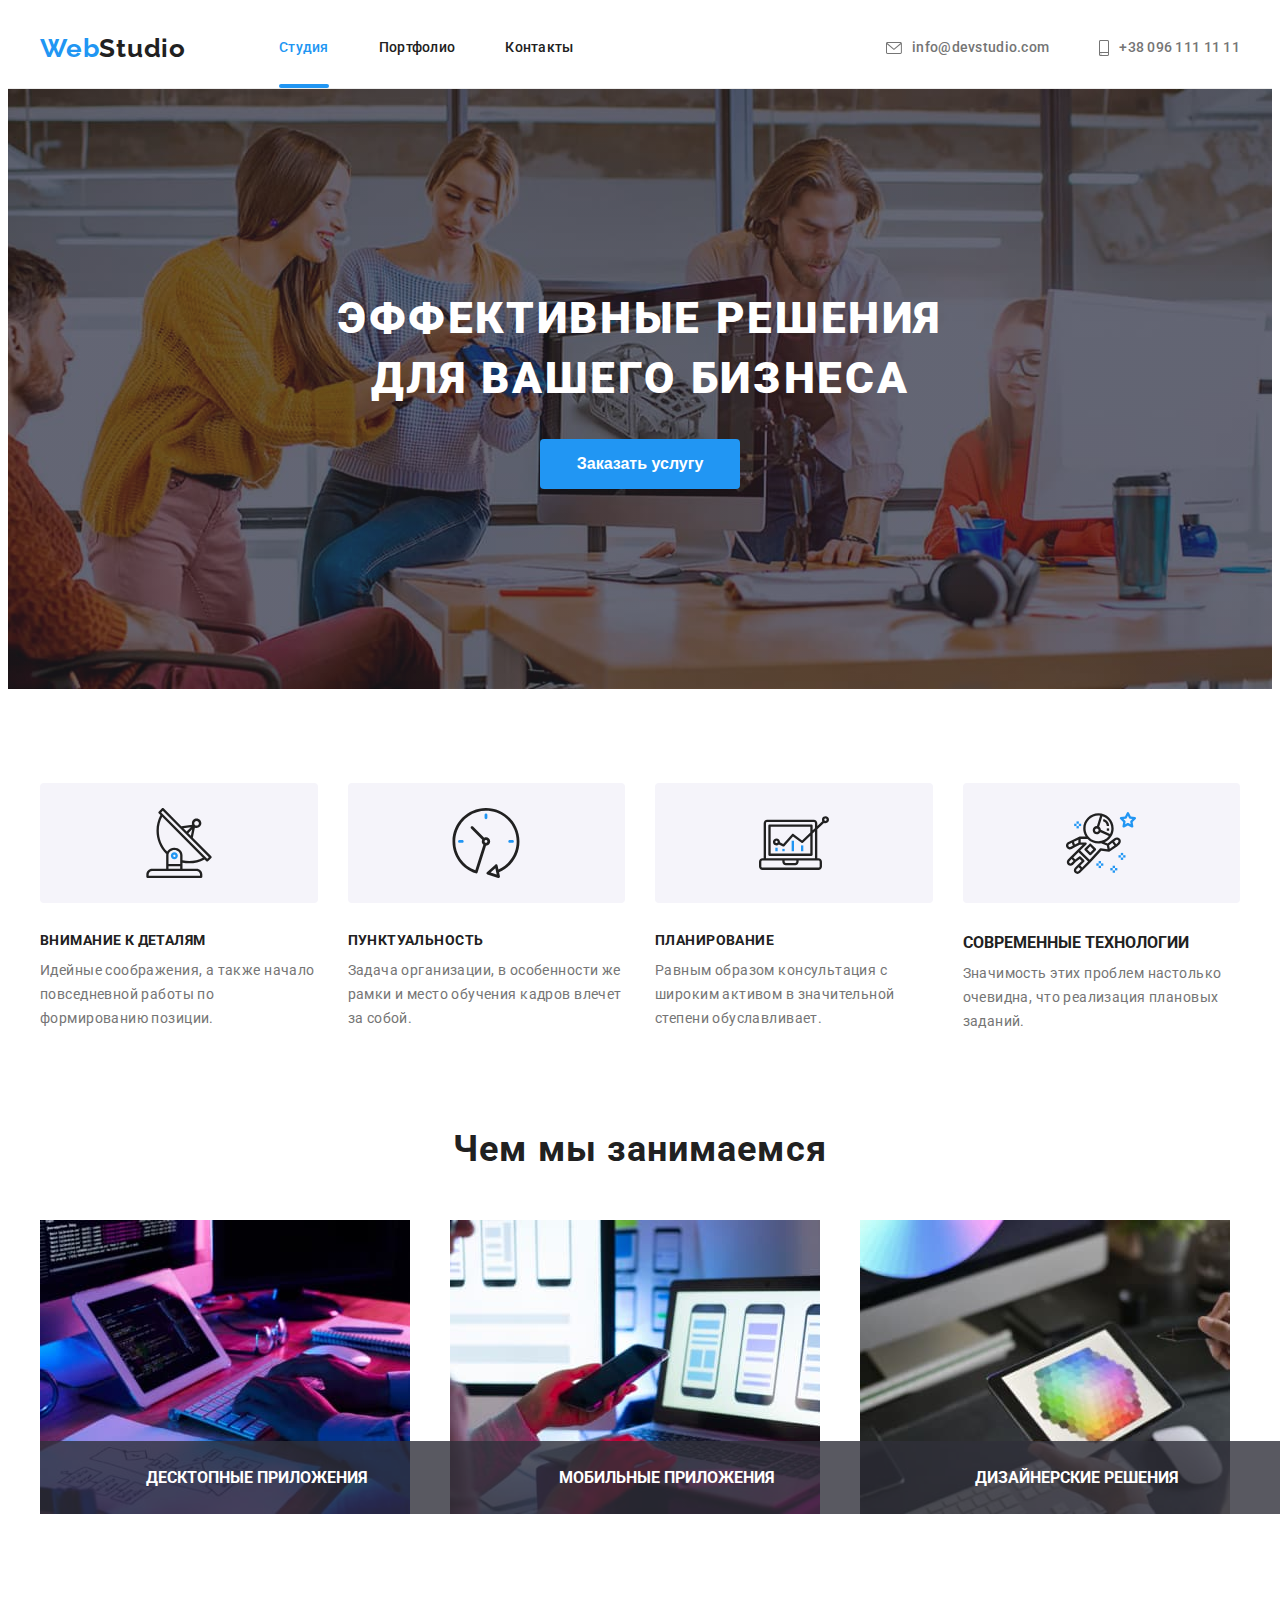
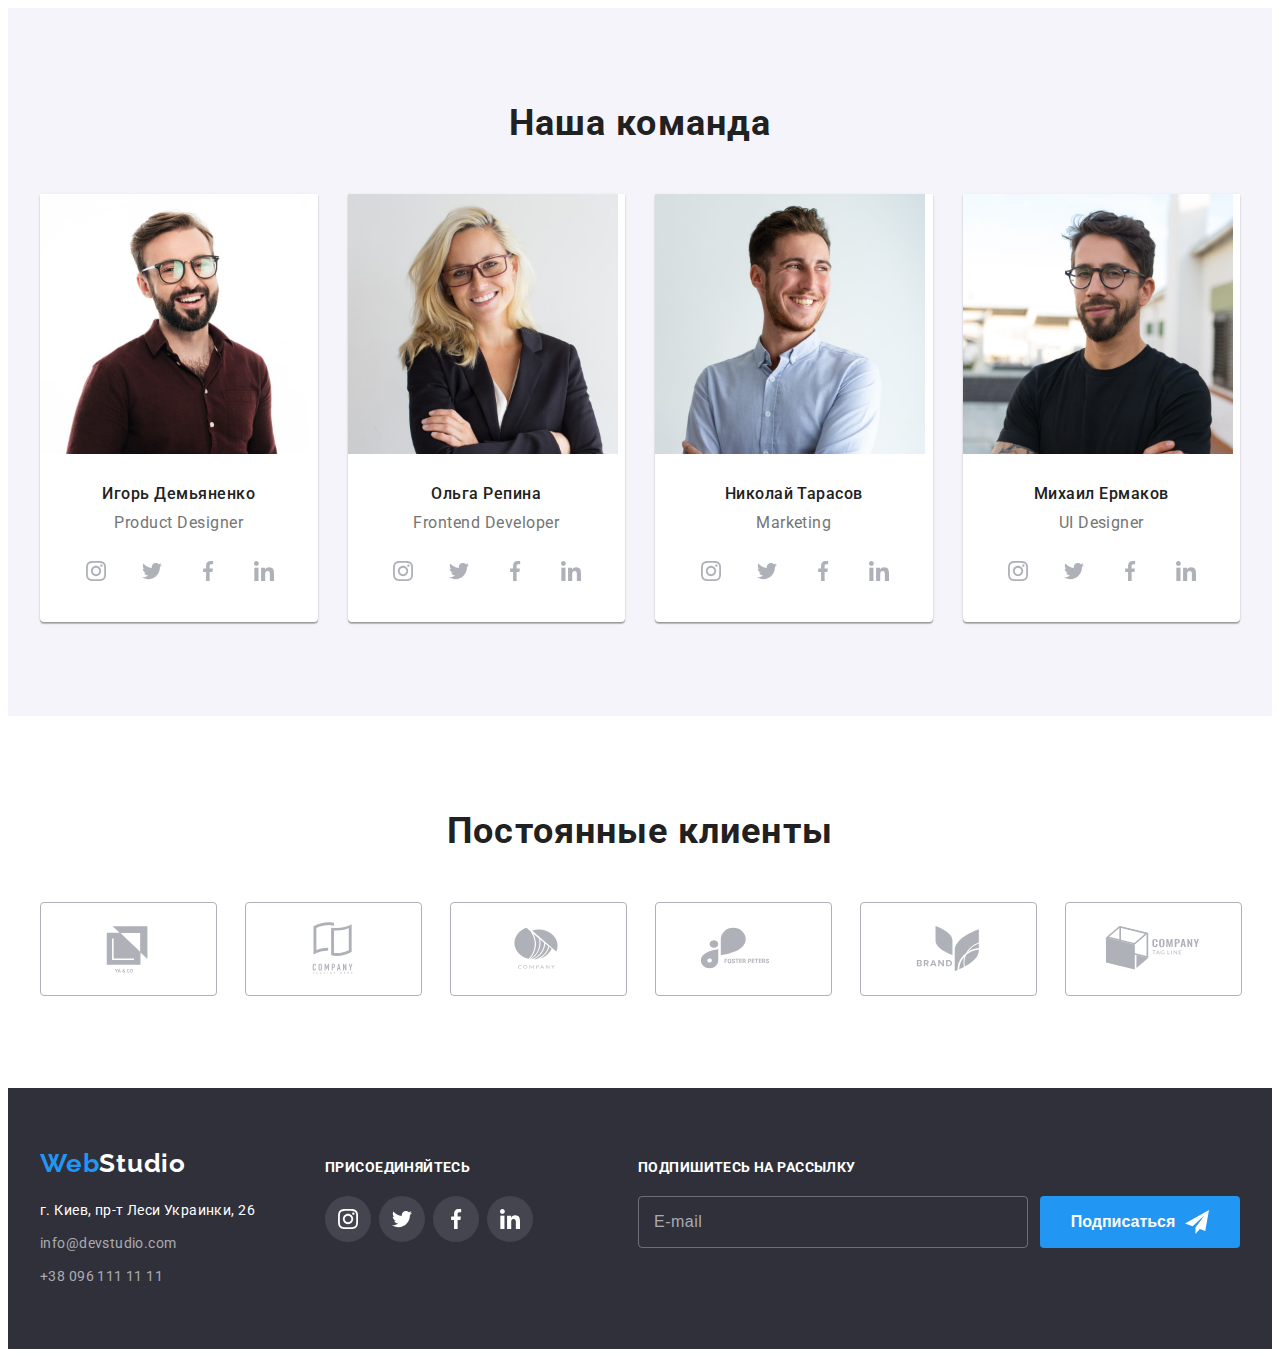
<file: index.html>
<!DOCTYPE html>
<html lang="ru">
  <head>
    <meta charset="UTF-8" />
    <meta http-equiv="X-UA-Compatible" content="IE=edge" />
    <meta name="viewport" content="width=device-width, initial-scale=1.0" />
    <title>Студия</title>
    <link rel="preconnect" href="https://fonts.googleapis.com" />
    <link rel="preconnect" href="https://fonts.gstatic.com" crossorigin />
    <link
      href="https://fonts.googleapis.com/css2?family=Raleway:wght@700&family=Roboto:wght@400;500;700;900&display=swap"
      rel="stylesheet"
    />
    <link
      rel="stylesheet"
      href="https://cdnjs.cloudflare.com/ajax/libs/modern-normalize/1.1.0/modern-normalize.min.css"
      integrity="sha512-wpPYUAdjBVSE4KJnH1VR1HeZfpl1ub8YT/NKx4PuQ5NmX2tKuGu6U/JRp5y+Y8XG2tV+wKQpNHVUX03MfMFn9Q=="
      crossorigin="anonymous"
      referrerpolicy="no-referrer"
    />
    <link rel="stylesheet" href="./css/main.min.css" />
  </head>
  <body>
    <!--________________________ Хедер_______________________________________-->
    <header class="header">
      <div class="container header__container">
        <a href="./index.html" class="logo header__logo link"
          >Web<span class="logo--black">Studio</span></a
        >
        <nav class="navigation">
          <ul class="navigation__list list">
            <li class="navigation__item">
              <a href="./index.html" class="navigation__link current link"
                >Студия</a
              >
            </li>
            <li class="navigation__item">
              <a href="./portfolio.html" class="navigation__link link"
                >Портфолио</a
              >
            </li>
            <li class="navigation__item">
              <a href="" class="navigation__link link">Контакты</a>
            </li>
          </ul>
        </nav>

        <ul class="contacts contacts--left list">
          <li class="contacts__item">
            <a href="mailto:info@devstudio.com" class="contacts__link link"
              ><svg class="icon contacts__icon" width="16" height="12">
                <use href="./images/icon.svg#icon-envelope"></use></svg
              >info@devstudio.com</a
            >
          </li>
          <li class="contacts__item">
            <a href="tel:+380961111111" class="contacts__link link">
              <svg class="icon contacts__icon" width="10" height="16">
                <use href="./images/icon.svg#icon-smartphone"></use></svg
              >+38 096 111 11 11</a
            >
          </li>
        </ul>
      </div>
    </header>

    <main>
      <!--__________________________Герой ____________________________-->
      <section class="hero">
        <div class="container">
          <h1 class="hero__title">Эффективные решения для вашего бизнеса</h1>
          <button
            class="button--center button btn"
            type="button"
            data-modal-open
          >
            Заказать услугу
          </button>
        </div>
      </section>

      <!--________________________ Преимущества ______________________-->
      <section class="section features">
        <div class="container">
          <h2 class="visually-hidden">Преимущества</h2>
          <ul class="card-set features__list list">
            <li class="card-set-item features__item">
              <div class="features__wrapper">
                <svg class="icon features__icon" width="70" height="70">
                  <use href="./images/icon.svg#icon-antenna"></use>
                </svg>
              </div>
              <h3 class="features__title item-title">Внимание к деталям</h3>
              <p class="features__text">
                Идейные соображения, а также начало повседневной работы по
                формированию позиции.
              </p>
            </li>
            <li class="card-set-item features__item">
              <div class="features__wrapper">
                <svg class="icon features__icon" width="70" height="70">
                  <use href="./images/icon.svg#icon-clock"></use>
                </svg>
              </div>
              <h3 class="features__title item-title">Пунктуальность</h3>
              <p class="features__text">
                Задача организации, в особенности же рамки и место обучения
                кадров влечет за собой.
              </p>
            </li>
            <li class="card-set-item features__item">
              <div class="features__wrapper">
                <svg class="icon features__icon" width="70" height="70">
                  <use href="./images/icon.svg#icon-diagram"></use>
                </svg>
              </div>
              <h3 class="features__title item-title">Планирование</h3>
              <p class="features__text">
                Равным образом консультация с широким активом в значительной
                степени обуславливает.
              </p>
            </li>
            <li class="card-set-item features__item">
              <div class="features__wrapper">
                <svg class="icon features__icon" width="70" height="70">
                  <use href="./images/icon.svg#icon-astronaut"></use>
                </svg>
              </div>
              <h3 class="features__title">Современные технологии</h3>
              <p class="features__text">
                Значимость этих проблем настолько очевидна, что реализация
                плановых заданий.
              </p>
            </li>
          </ul>
        </div>
      </section>
      <!--______________________ Чем мы занимаемся______________________-->
      <section class="section doing">
        <div class="container">
          <h2 class="section-title doing__header">Чем мы занимаемся</h2>
          <ul class="card-set doing__list list">
            <li class="card-set-item doing__item">
              <img
                src="./images/our-gualities-1.jpg"
                alt="our-gualities-1"
                width="370"
              />
              <h3 class="doing__title">Десктопные приложения</h3>
            </li>
            <li class="card-set-item doing__item">
              <img
                src="./images/our-gualities-2.jpg"
                alt="our-gualities-2"
                width="370"
              />
              <h3 class="doing__title">Мобильные приложения</h3>
            </li>
            <li class="card-set-item doing__item">
              <img
                src="./images/our-gualities-3.jpg"
                alt="our-gualities-3"
                width="370"
              />
              <h3 class="doing__title">Дизайнерские решения</h3>
            </li>
          </ul>
        </div>
      </section>
      <!--_______________________Наша команда ______________________________-->
      <section class="section team">
        <div class="container">
          <h2 class="section-title team__header">Наша команда</h2>
          <ul class="card-set team__list list">
            <li class="card-set-item team__item">
              <img
                src="./images/team-member-1.jpg"
                alt="team-member-1"
                width="270"
              />
              <div class="team__info">
                <h3 class="team__title">Игорь Демьяненко</h3>
                <p class="team__text">Product Designer</p>
                <ul class="card-set socials list">
                  <li class="card-set-item socials__item">
                    <a href="" class="socials__link link">
                      <svg class="socials__icon" width="20" height="20">
                        <use href="./images/icon.svg#icon-instagram"></use>
                      </svg>
                    </a>
                  </li>
                  <li class="card-set-item socials__item">
                    <a href="" class="socials__link link">
                      <svg class="socials__icon" width="20" height="20">
                        <use href="./images/icon.svg#icon-twitter"></use>
                      </svg>
                    </a>
                  </li>
                  <li class="card-set-item socials__item">
                    <a href="" class="socials__link link">
                      <svg class="socials__icon" width="20" height="20">
                        <use href="./images/icon.svg#icon-facebook"></use>
                      </svg>
                    </a>
                  </li>
                  <li class="card-set-item socials__item">
                    <a href="" class="socials__link link">
                      <svg class="socials__icon" width="20" height="20">
                        <use href="./images/icon.svg#icon-linkedin"></use>
                      </svg>
                    </a>
                  </li>
                </ul>
              </div>
            </li>
            <li class="card-set-item team__item">
              <img
                src="./images/team-member-2.jpg"
                alt="team-member-2"
                width="270"
              />
              <div class="team__info">
                <h3 class="team__title">Ольга Репина</h3>
                <p class="team__text">Frontend Developer</p>
                <ul class="card-set socials list">
                  <li class="card-set-item socials__item">
                    <a href="" class="socials__link link">
                      <svg class="socials__icon" width="20" height="20">
                        <use href="./images/icon.svg#icon-instagram"></use>
                      </svg>
                    </a>
                  </li>
                  <li class="card-set-item socials__item">
                    <a href="" class="socials__link link">
                      <svg class="socials__icon" width="20" height="20">
                        <use href="./images/icon.svg#icon-twitter"></use>
                      </svg>
                    </a>
                  </li>
                  <li class="card-set-item socials__item">
                    <a href="" class="socials__link link">
                      <svg class="socials__icon" width="20" height="20">
                        <use href="./images/icon.svg#icon-facebook"></use>
                      </svg>
                    </a>
                  </li>
                  <li class="card-set-item socials__item">
                    <a href="" class="socials__link link">
                      <svg class="socials__icon" width="20" height="20">
                        <use href="./images/icon.svg#icon-linkedin"></use>
                      </svg>
                    </a>
                  </li>
                </ul>
              </div>
            </li>
            <li class="card-set-item team__item">
              <img
                src="./images/team-member-3.jpg"
                alt="team-member-3"
                width="270"
              />
              <div class="team__info">
                <h3 class="team__title">Николай Тарасов</h3>
                <p class="team__text">Marketing</p>
                <ul class="card-set socials list">
                  <li class="card-set-item socials__item">
                    <a href="" class="socials__link link">
                      <svg class="socials__icon" width="20" height="20">
                        <use href="./images/icon.svg#icon-instagram"></use>
                      </svg>
                    </a>
                  </li>
                  <li class="card-set-item socials__item">
                    <a href="" class="socials__link link">
                      <svg class="socials__icon" width="20" height="20">
                        <use href="./images/icon.svg#icon-twitter"></use>
                      </svg>
                    </a>
                  </li>
                  <li class="card-set-item socials__item">
                    <a href="" class="socials__link link">
                      <svg class="socials__icon" width="20" height="20">
                        <use href="./images/icon.svg#icon-facebook"></use>
                      </svg>
                    </a>
                  </li>
                  <li class="card-set-item socials__item">
                    <a href="" class="socials__link link">
                      <svg class="socials__icon" width="20" height="20">
                        <use href="./images/icon.svg#icon-linkedin"></use>
                      </svg>
                    </a>
                  </li>
                </ul>
              </div>
            </li>
            <li class="card-set-item team__item">
              <img
                src="./images/team-member-4.jpg"
                alt="team-member-4"
                width="270"
              />
              <div class="team__info">
                <h3 class="team__title">Михаил Ермаков</h3>
                <p class="team__text">UI Designer</p>
                <ul class="card-set socials list">
                  <li class="card-set-item socials__item">
                    <a href="" class="socials__link link">
                      <svg class="socials__icon" width="20" height="20">
                        <use href="./images/icon.svg#icon-instagram"></use>
                      </svg>
                    </a>
                  </li>
                  <li class="card-set-item socials__item">
                    <a href="" class="socials__link link">
                      <svg class="socials__icon" width="20" height="20">
                        <use href="./images/icon.svg#icon-twitter"></use>
                      </svg>
                    </a>
                  </li>
                  <li class="card-set-item socials__item">
                    <a href="" class="socials__link link">
                      <svg class="socials__icon" width="20" height="20">
                        <use href="./images/icon.svg#icon-facebook"></use>
                      </svg>
                    </a>
                  </li>
                  <li class="card-set-item socials__item">
                    <a href="" class="socials__link link">
                      <svg class="socials__icon" width="20" height="20">
                        <use href="./images/icon.svg#icon-linkedin"></use>
                      </svg>
                    </a>
                  </li>
                </ul>
              </div>
            </li>
          </ul>
        </div>
      </section>

      <!-- _________________________Постоянные клиенты_________________________ -->
      <section class="clients section">
        <div class="container">
          <h2 class="clients__header section-title">Постоянные клиенты</h2>
          <ul class="card-set clients__list list">
            <li class="card-set-item clients__item">
              <a href="" class="clients__link link">
                <svg class="clients__icon" width="106" height="60">
                  <use href="./images/icon.svg#icon-logo-1"></use>
                </svg>
              </a>
            </li>
            <li class="card-set-item clients__item">
              <a href="" class="clients__link link">
                <svg class="clients__icon" width="106" height="60">
                  <use href="./images/icon.svg#icon-logo-2"></use>
                </svg>
              </a>
            </li>
            <li class="card-set-item clients__item">
              <a href="" class="clients__link link">
                <svg class="clients__icon" width="106" height="60">
                  <use href="./images/icon.svg#icon-logo-3"></use>
                </svg>
              </a>
            </li>
            <li class="card-set-item clients__item">
              <a href="" class="clients__link link">
                <svg class="clients__icon" width="106" height="60">
                  <use href="./images/icon.svg#icon-logo-4"></use>
                </svg>
              </a>
            </li>
            <li class="card-set-item clients__item">
              <a href="" class="clients__link link">
                <svg class="clients__icon" width="106" height="60">
                  <use href="./images/icon.svg#icon-logo-5"></use>
                </svg>
              </a>
            </li>
            <li class="card-set-item clients__item">
              <a href="" class="clients__link link">
                <svg class="clients__icon" width="106" height="60">
                  <use href="./images/icon.svg#icon-logo-6"></use>
                </svg>
              </a>
            </li>
          </ul>
        </div>
      </section>
    </main>
    <!--____________________________ Футер ___________________________________-->
    <footer class="footer">
      <div class="container footer__container">
        <div class="footer__info">
          <a href="./index.html" class="logo footer__logo link"
            >Web<span class="logo--white">Studio</span></a
          >
          <address class="footer__address">
            г. Киев, пр-т Леси Украинки, 26
            <ul class="footer__list list">
              <li class="footer__item">
                <a href="mailto:info@devstudio.com" class="footer__link link"
                  >info@devstudio.com</a
                >
              </li>
              <li class="footer__item">
                <a href="tel:+380961111111" class="footer__link link"
                  >+38 096 111 11 11</a
                >
              </li>
            </ul>
          </address>
        </div>

        <div class="footer__socials">
          <b class="footer__text">Присоединяйтесь</b>
          <ul class="card-set socials list">
            <li class="card-set-item socials__item">
              <a href="" class="socials__link link">
                <svg class="socials__icon" width="20" height="20">
                  <use href="./images/icon.svg#icon-instagram"></use>
                </svg>
              </a>
            </li>
            <li class="card-set-item socials__item">
              <a href="" class="socials__link link">
                <svg class="socials__icon" width="20" height="20">
                  <use href="./images/icon.svg#icon-twitter"></use>
                </svg>
              </a>
            </li>
            <li class="card-set-item socials__item">
              <a href="" class="socials__link link">
                <svg class="socials__icon" width="20" height="20">
                  <use href="./images/icon.svg#icon-facebook"></use>
                </svg>
              </a>
            </li>
            <li class="card-set-item socials__item">
              <a href="" class="socials__link link">
                <svg class="socials__icon" width="20" height="20">
                  <use href="./images/icon.svg#icon-linkedin"></use>
                </svg>
              </a>
            </li>
          </ul>
        </div>

        <div class="footer__subscribe">
          <form class="form-subscribe">
            <b class="form-subscribe__title footer__text"
              >Подпишитесь на рассылку</b
            >
            <div class="form-subscribe__wrapper">
              <input
                type="email"
                name="email"
                placeholder="E-mail"
                class="form-subscribe__input"
              />
              <button type="submit" class="btn button form-subscribe__btn">
                Подписаться
                <svg class="form-subscribe__icon" width="24" height="24">
                  <use href="./images/icon.svg#icon-send"></use>
                </svg>
              </button>
            </div>
          </form>
        </div>
      </div>
    </footer>

    <!-- ___________________Модальное окно_____________________ -->
    <div class="backdrop is-hidden" data-modal>
      <div class="modal">
        <button class="btn modal__btn" type="button" data-modal-close>
          <svg class="modal__icon" width="18" height="18" data-modal-close>
            <use href="./images/icon.svg#icon-btn-close"></use>
          </svg>
        </button>

        <b class="modal__header">Оставьте свои данные, мы вам перезвоним</b>

        <form class="form" name="modal-form" autocomplete="on" novalidate>
          <div class="form__field">
            <label class="form__label" for="username">Имя</label>
            <div class="form__wrap">
              <input
                class="form__input"
                type="text"
                name="username"
                required
                id="username"
              />
              <svg class="form__icon" width="18" height="18">
                <use href="./images/icon.svg#icon-person"></use>
              </svg>
            </div>
          </div>

          <div class="form__field">
            <label class="form__label" for="phone-number">Телефон</label>
            <div class="form__wrap">
              <input
                class="form__input"
                type="tel"
                name="phone-number"
                required
                id="phone-number"
              />
              <svg class="form__icon" width="18" height="18">
                <use href="./images/icon.svg#icon-phone"></use>
              </svg>
            </div>
          </div>

          <div class="form__field">
            <label class="form__label" for="email">Почта</label>
            <div class="form__wrap">
              <input class="form__input" type="email" name="email" id="email" />
              <svg class="form__icon" width="18" height="18">
                <use href="./images/icon.svg#icon-email"></use>
              </svg>
            </div>
          </div>

          <div class="form__comment">
            <label class="form__label" for="comment">Комментарий </label>
            <div class="form__wrap">
              <textarea
                class="form__textarea"
                name="comment"
                placeholder="Введите текст"
                id="comment"
              ></textarea>
            </div>
          </div>

          <div class="form__check">
            <input
              class="form__check-input visually-hidden"
              type="checkbox"
              name="privacy"
              id="privacy"
              value="true"
            />

            <label class="form__check-lable" for="privacy">
              <span class="form__custom-check">
                <svg class="form__check-icon" width="11" height="8">
                  <use href="./images/icon.svg#icon-check"></use>
                </svg>
              </span>
              Соглашаюсь с рассылкой и принимаю&nbsp;
              <a href="" class="form__link link" target="_blank">
                Условия договора</a
              ></label
            >
          </div>

          <button class="button btn" type="submit">Отправить</button>
        </form>
      </div>
    </div>
    <script src="./js/modal.js"></script>
    <script src="./js/mobile-menu.js"></script>
  </body>
</html>
</file>
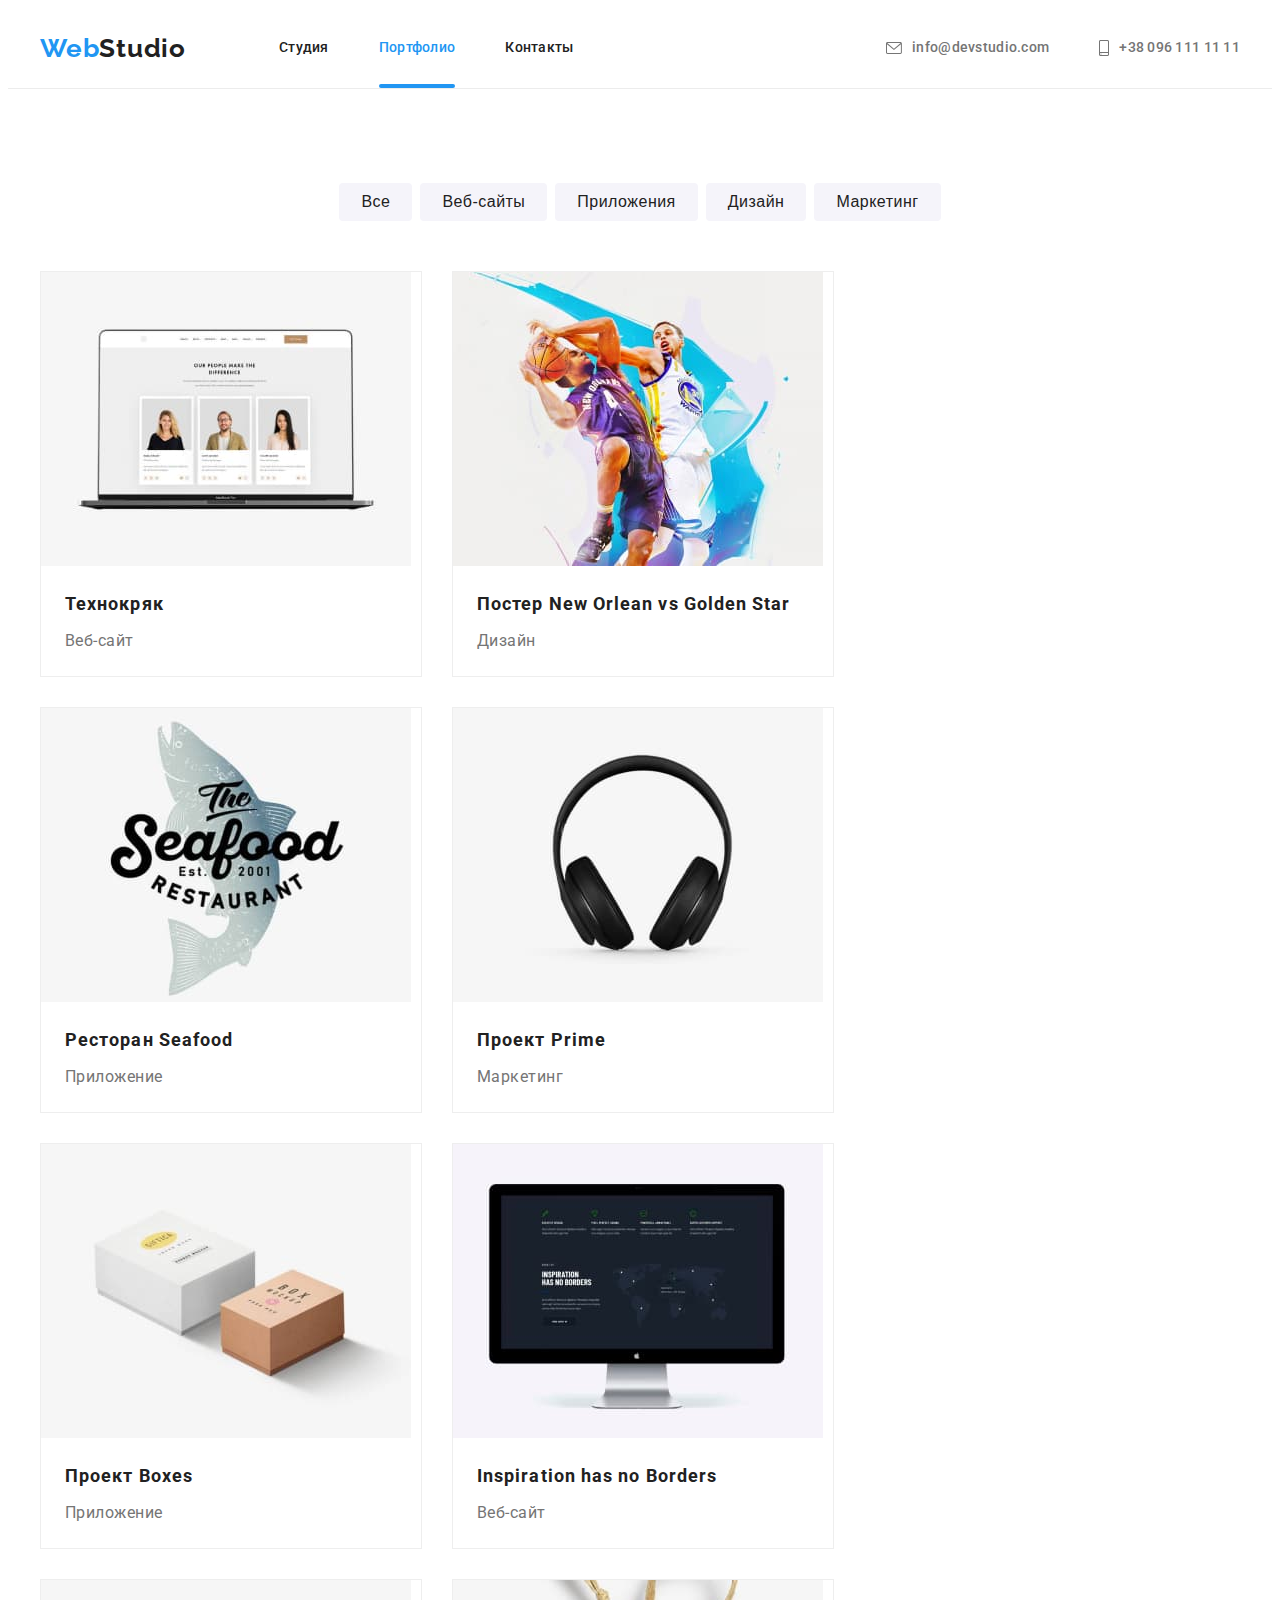
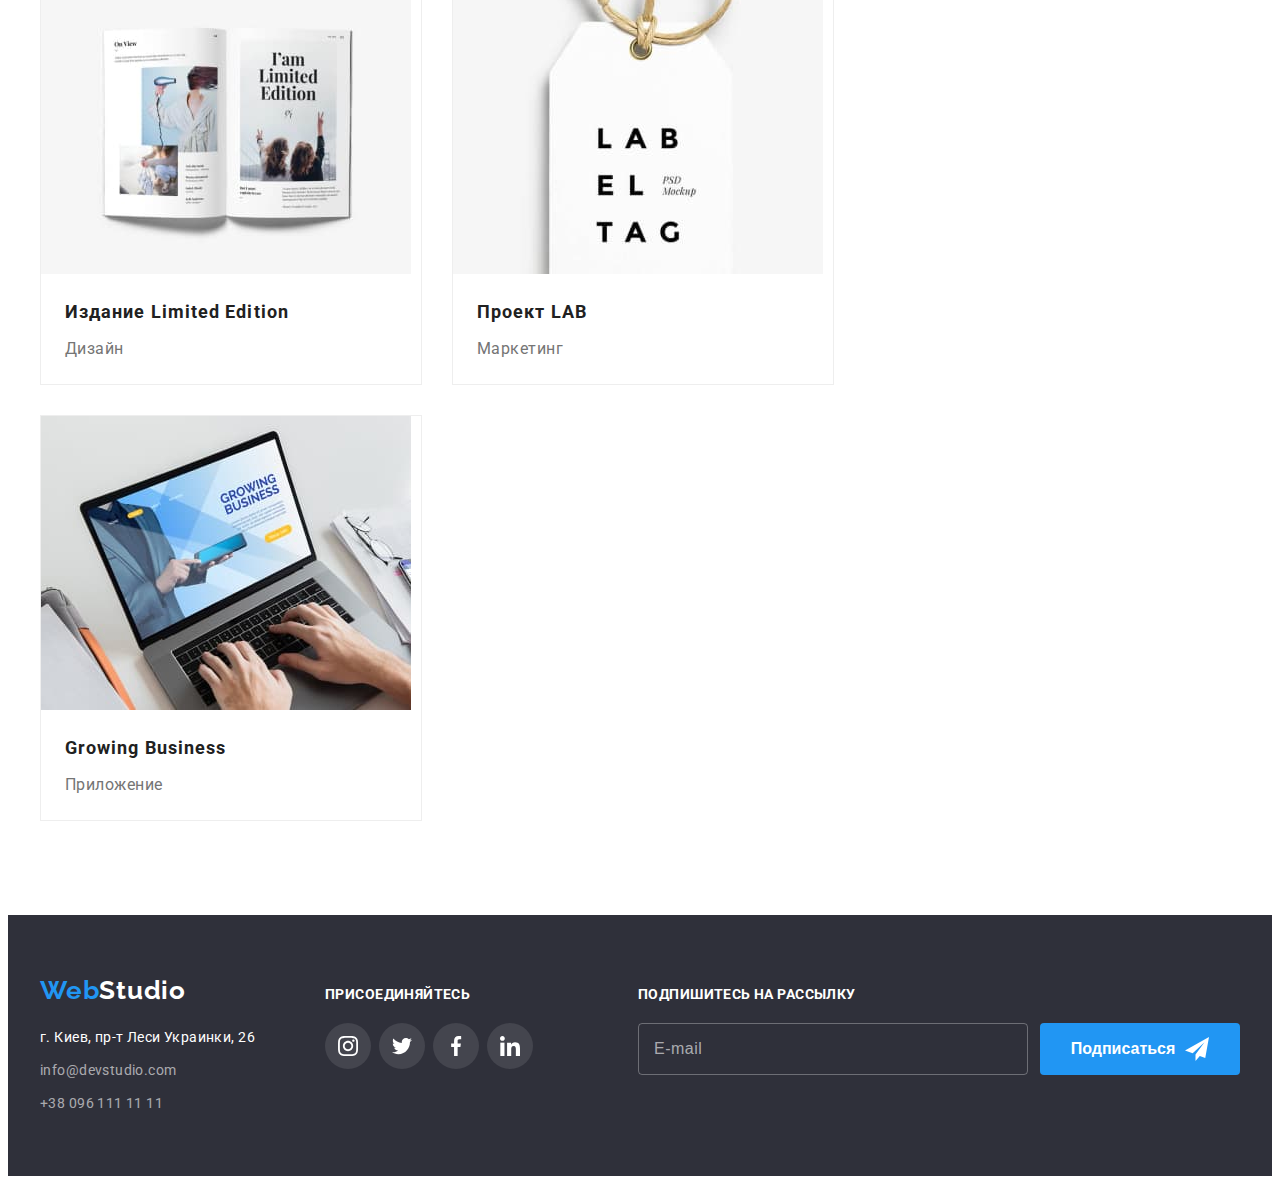
<file: portfolio.html>
<!DOCTYPE html>
<html lang="ru">
  <head>
    <meta charset="UTF-8" />
    <meta http-equiv="X-UA-Compatible" content="IE=edge" />
    <meta name="viewport" content="width=device-width, initial-scale=1.0" />
    <title>Портфолио</title>
    <link rel="preconnect" href="https://fonts.googleapis.com" />
    <link rel="preconnect" href="https://fonts.gstatic.com" crossorigin />
    <link
      href="https://fonts.googleapis.com/css2?family=Raleway:wght@700&family=Roboto:wght@400;500;700;900&display=swap"
      rel="stylesheet"
    />
    <link
      rel="stylesheet"
      href="https://cdnjs.cloudflare.com/ajax/libs/modern-normalize/1.1.0/modern-normalize.min.css"
      integrity="sha512-wpPYUAdjBVSE4KJnH1VR1HeZfpl1ub8YT/NKx4PuQ5NmX2tKuGu6U/JRp5y+Y8XG2tV+wKQpNHVUX03MfMFn9Q=="
      crossorigin="anonymous"
      referrerpolicy="no-referrer"
    />
    <link rel="stylesheet" href="./css/main.min.css" />
  </head>
  <body>
    <!--__________________________ Хедер ________________________________-->
    <header class="header">
      <div class="container header__container">
        <a href="./index.html" class="logo header__logo link"
          >Web<span class="logo--black">Studio</span></a
        >
        <nav class="navigation">
          <ul class="navigation__list list">
            <li class="navigation__item">
              <a href="./index.html" class="navigation__link link">Студия</a>
            </li>
            <li class="navigation__item">
              <a href="./portfolio.html" class="navigation__link current link"
                >Портфолио</a
              >
            </li>
            <li class="navigation__item">
              <a href="" class="navigation__link link">Контакты</a>
            </li>
          </ul>
        </nav>

        <ul class="contacts contacts--left list">
          <li class="contacts__item">
            <a href="mailto:info@devstudio.com" class="contacts__link link"
              ><svg class="icon contacts__icon" width="16" height="12">
                <use href="./images/icon.svg#icon-envelope"></use></svg
              >info@devstudio.com</a
            >
          </li>
          <li class="contacts__item">
            <a href="tel:+380961111111" class="contacts__link link">
              <svg class="icon contacts__icon" width="10" height="16">
                <use href="./images/icon.svg#icon-smartphone"></use></svg
              >+38 096 111 11 11</a
            >
          </li>
        </ul>
      </div>
    </header>

    <main>
      <section class="section projects">
        <div class="container">
          <!--______________________ Фильтр проектов________________________________ -->
          <h1 class="visually-hidden">Наши проекты</h1>
          <ul class="filters list">
            <li class="filters__item">
              <button class="btn filters__btn" type="button">Все</button>
            </li>
            <li class="filters__item">
              <button class="btn filters__btn" type="button">Веб-сайты</button>
            </li>
            <li class="filters__item">
              <button class="btn filters__btn" type="button">Приложения</button>
            </li>
            <li class="filters__item">
              <button class="btn filters__btn" type="button">Дизайн</button>
            </li>
            <li class="filters__item">
              <button class="btn filters__btn" type="button">Маркетинг</button>
            </li>
          </ul>

          <!--________________________Список проектов ____________________________-->
          <ul class="card-set projects list">
            <li class="card-set-item projects__item">
              <a href="" class="projects__link link" target="_blank">
                <div class="projects__thumb">
                  <img src="./images/img1.jpg" alt="Технокряк" width="370" />
                  <p class="projects__overlay-text">
                    Ресурс предлагает комплексные предложения с разным уровнем
                    функционала и сервисов. Все это позволит посетителю получить
                    исчерпывающие сведения о компании или частном лице.
                  </p>
                </div>
                <div class="projects__wrap">
                  <h2 class="projects__title">Технокряк</h2>
                  <p class="projects__group">Веб-сайт</p>
                </div>
              </a>
            </li>
            <li class="card-set-item projects__item">
              <a href="" class="projects__link link" target="_blank">
                <div class="projects__thumb">
                  <img src="./images/img2.jpg" alt="Дизайн" width="370" />
                  <p class="projects__overlay-text">
                    Ресурс предлагает комплексные предложения с разным уровнем
                    функционала и сервисов. Все это позволит посетителю получить
                    исчерпывающие сведения о компании или частном лице.
                  </p>
                </div>
                <div class="projects__wrap">
                  <h2 class="projects__title">
                    Постер New Orlean vs Golden Star
                  </h2>
                  <p class="projects__group">Дизайн</p>
                </div>
              </a>
            </li>
            <li class="card-set-item projects__item">
              <a href="" class="projects__link link" target="_blank">
                <div class="projects__thumb">
                  <img
                    src="./images/img3.jpg"
                    alt="Ресторан Seafood"
                    width="370"
                  />
                  <p class="projects__overlay-text">
                    Ресурс предлагает комплексные предложения с разным уровнем
                    функционала и сервисов. Все это позволит посетителю получить
                    исчерпывающие сведения о компании или частном лице.
                  </p>
                </div>
                <div class="projects__wrap">
                  <h2 class="projects__title">Ресторан Seafood</h2>
                  <p class="projects__group">Приложение</p>
                </div>
              </a>
            </li>
            <li class="card-set-item projects__item">
              <a href="" class="projects__link link" target="_blank">
                <div class="projects__thumb">
                  <img src="./images/img4.jpg" alt="Проект Prime" width="370" />
                  <p class="projects__overlay-text">
                    Ресурс предлагает комплексные предложения с разным уровнем
                    функционала и сервисов. Все это позволит посетителю получить
                    исчерпывающие сведения о компании или частном лице.
                  </p>
                </div>
                <div class="projects__wrap">
                  <h2 class="projects__title">Проект Prime</h2>
                  <p class="projects__group">Маркетинг</p>
                </div>
              </a>
            </li>
            <li class="card-set-item projects__item">
              <a href="" class="projects__link link" target="_blank">
                <div class="projects__thumb">
                  <img src="./images/img5.jpg" alt="Проект Boxes" width="370" />
                  <p class="projects__overlay-text">
                    Ресурс предлагает комплексные предложения с разным уровнем
                    функционала и сервисов. Все это позволит посетителю получить
                    исчерпывающие сведения о компании или частном лице.
                  </p>
                </div>
                <div class="projects__wrap">
                  <h2 class="projects__title">Проект Boxes</h2>
                  <p class="projects__group">Приложение</p>
                </div>
              </a>
            </li>
            <li class="card-set-item projects__item">
              <a href="" class="projects__link link" target="_blank">
                <div class="projects__thumb">
                  <img
                    src="./images/img6.jpg"
                    alt="Inspiration has no Borders"
                    width="370"
                  />
                  <p class="projects__overlay-text">
                    Ресурс предлагает комплексные предложения с разным уровнем
                    функционала и сервисов. Все это позволит посетителю получить
                    исчерпывающие сведения о компании или частном лице.
                  </p>
                </div>
                <div class="projects__wrap">
                  <h2 class="projects__title">Inspiration has no Borders</h2>
                  <p class="projects__group">Веб-сайт</p>
                </div>
              </a>
            </li>
            <li class="card-set-item projects__item">
              <a href="" class="projects__link link" target="_blank">
                <div class="projects__thumb">
                  <img
                    src="./images/img7.jpg"
                    alt="Издание Limited Edition"
                    width="370"
                  />
                  <p class="projects__overlay-text">
                    Ресурс предлагает комплексные предложения с разным уровнем
                    функционала и сервисов. Все это позволит посетителю получить
                    исчерпывающие сведения о компании или частном лице.
                  </p>
                </div>
                <div class="projects__wrap">
                  <h2 class="projects__title">Издание Limited Edition</h2>
                  <p class="projects__group">Дизайн</p>
                </div>
              </a>
            </li>
            <li class="card-set-item projects__item">
              <a href="" class="projects__link link" target="_blank">
                <div class="projects__thumb">
                  <img src="./images/img8.jpg" alt="Проект LAB" width="370" />
                  <p class="projects__overlay-text">
                    Ресурс предлагает комплексные предложения с разным уровнем
                    функционала и сервисов. Все это позволит посетителю получить
                    исчерпывающие сведения о компании или частном лице.
                  </p>
                </div>
                <div class="projects__wrap">
                  <h2 class="projects__title">Проект LAB</h2>
                  <p class="projects__group">Маркетинг</p>
                </div>
              </a>
            </li>
            <li class="card-set-item projects__item">
              <a href="" class="projects__link link" target="_blank">
                <div class="projects__thumb">
                  <img
                    src="./images/img9.jpg"
                    alt="Growing Business"
                    width="370"
                  />
                  <p class="projects__overlay-text">
                    Ресурс предлагает комплексные предложения с разным уровнем
                    функционала и сервисов. Все это позволит посетителю получить
                    исчерпывающие сведения о компании или частном лице.
                  </p>
                </div>
                <div class="projects__wrap">
                  <h2 class="projects__title">Growing Business</h2>
                  <p class="projects__group">Приложение</p>
                </div>
              </a>
            </li>
          </ul>
        </div>
      </section>
    </main>

    <!--______________________________ Футер _____________________________________-->

    <footer class="footer">
      <div class="container footer__container">
        <div class="footer__info">
          <a href="./index.html" class="logo footer__logo link"
            >Web<span class="logo--white">Studio</span></a
          >
          <address class="footer__address">
            г. Киев, пр-т Леси Украинки, 26
            <ul class="footer__list list">
              <li class="footer__item">
                <a href="mailto:info@devstudio.com" class="footer__link link"
                  >info@devstudio.com</a
                >
              </li>
              <li class="footer__item">
                <a href="tel:+380961111111" class="footer__link link"
                  >+38 096 111 11 11</a
                >
              </li>
            </ul>
          </address>
        </div>

        <div class="footer__socials">
          <b class="footer__text">Присоединяйтесь</b>
          <ul class="card-set socials list">
            <li class="card-set-item socials__item">
              <a href="" class="socials__link link">
                <svg class="socials__icon" width="20" height="20">
                  <use href="./images/icon.svg#icon-instagram"></use>
                </svg>
              </a>
            </li>
            <li class="card-set-item socials__item">
              <a href="" class="socials__link link">
                <svg class="socials__icon" width="20" height="20">
                  <use href="./images/icon.svg#icon-twitter"></use>
                </svg>
              </a>
            </li>
            <li class="card-set-item socials__item">
              <a href="" class="socials__link link">
                <svg class="socials__icon" width="20" height="20">
                  <use href="./images/icon.svg#icon-facebook"></use>
                </svg>
              </a>
            </li>
            <li class="card-set-item socials__item">
              <a href="" class="socials__link link">
                <svg class="socials__icon" width="20" height="20">
                  <use href="./images/icon.svg#icon-linkedin"></use>
                </svg>
              </a>
            </li>
          </ul>
        </div>

        <div class="footer__subscribe">
          <form class="form-subscribe">
            <b class="form-subscribe__title footer__text"
              >Подпишитесь на рассылку</b
            >
            <div class="form-subscribe__wrapper">
              <input
                type="email"
                name="email"
                placeholder="E-mail"
                class="form-subscribe__input"
              />
              <button type="submit" class="btn button form-subscribe__btn">
                Подписаться
                <svg class="form-subscribe__icon" width="24" height="24">
                  <use href="./images/icon.svg#icon-send"></use>
                </svg>
              </button>
            </div>
          </form>
        </div>
      </div>
    </footer>
  </body>
</html>
</file>
<file: css/main.min.css>
:root{--primary-text-color: #757575;--secondary-text-color: ;--title-text-color: #212121;--secondary-title-color: #ffffff;--accent-color: #2196f3;--primary-bg-color: #ffffff;--secondary-bg-color: #f5f4fa;--card-gap: 30px;--card-item: 3;--color-icon: #afb1b8;--transition: 250ms cubic-bezier(0.4, 0, 0.2, 1)}h1,h2,h3,h4,h5,h6,p{margin:0}ul{margin:0;padding-left:0}img{display:block;max-width:100%;height:auto}a{color:currentColor}.card-set{display:flex;flex-wrap:wrap;gap:var(--card-gap)}.card-set-item{flex-basis:calc((100% - (var(--card-item) - 1)*var(--card-gap))/var(--card-item))}body{font-family:"Roboto",sans-serif;font-size:14px;background-color:var(--primary-bg-color);color:var(--primary-text-color)}.is-hidden{opacity:0;visibility:hidden;pointer-events:none}.visually-hidden{position:absolute;width:1px;height:1px;margin:-1px;border:0;padding:0;white-space:nowrap;clip-path:inset(100%);clip:rect(0 0 0 0);overflow:hidden}.accent{color:var(--accent-color)}.link{text-decoration:none}.list{list-style:none}.btn{cursor:pointer}.container{width:1200px;padding-left:15px;padding-right:15px;margin:0 auto}.section{padding-top:94px;padding-bottom:94px}.section-title{margin-bottom:50px;font-weight:700;font-size:36px;line-height:1.17;letter-spacing:.03em;text-align:center;color:var(--title-text-color)}.item-title{font-size:14px;font-weight:700;line-height:1.14;letter-spacing:.03em}.logo{font-family:"Raleway";font-weight:700;font-size:26px;line-height:1.19;letter-spacing:.03em;color:var(--accent-color)}.logo--white{color:var(--secondary-title-color)}.logo--black{color:var(--title-text-color)}.backdrop{transition:opacity var(--transition),visibility var(--transition);top:0;left:0;position:fixed;width:100%;height:100%;background-color:rgba(0,0,0,.2)}.form{display:flex;flex-direction:column;align-items:center}.form__field,.form__comment{display:flex;width:100%;flex-direction:column;margin-bottom:10px}.form__comment{margin-bottom:20px}.form__label{display:block;margin-bottom:4px;font-size:12px;line-height:1.16;letter-spacing:.01em;color:var(--primary-text-color)}.form__input,.form__textarea{transition:border-color var(--transition);width:100%;height:40px;padding:10px 10px 10px 42px;border:1px solid rgba(33,33,33,.2);box-sizing:border-box;font-size:14px;line-height:1.17;letter-spacing:.01em;color:var(--title-text-color);border-radius:4px;outline:none}.form__input:focus,.form__textarea:focus{border-color:var(--accent-color)}.form__input::placeholder{font-size:14px;line-height:1.17;letter-spacing:.01em;color:rgba(117,117,117,.5)}.form__wrap{position:relative}.form__icon{transition:fill var(--transition);position:absolute;top:50%;left:8px;transform:translateY(-50%);fill:var(--title-text-color)}.form__input:focus+.form__icon{fill:var(--accent-color)}.form__textarea{padding:10px;height:120px;resize:none}.form__check{margin-bottom:30px}.form__check-icon{transition:fill var(--transition);fill:rgba(0,0,0,0)}.form__check-input:checked+.form__check-lable .form__check-icon{fill:var(--secondary-title-color)}.form__check-lable{cursor:pointer;font-size:14px;line-height:1.71;color:var(--primary-text-color);display:flex;align-items:center}.form__custom-check{transition:border var(--transition),background-color var(--transition);border:2px solid var(--title-text-color);width:16px;height:15px;border-radius:2px;margin-right:7px;display:flex;align-items:center;justify-content:center}.form__check-input:focus+.form__check-lable .form__custom-check{border-color:var(--accent-color)}.form__check-input:checked+.form__check-lable .form__custom-check{background-color:var(--accent-color);border:none}.form__link{color:var(--accent-color);border-bottom:1px solid var(--accent-color)}.modal{transition:transform var(--transition);transform:translate(-50%, -50%);position:absolute;top:50%;left:50%;padding:40px;width:528px;background-color:#fff;border-radius:4px}.backdrop.is-hidden .modal{transform:translate(-50%, -50%) scale(0)}.modal__btn{position:absolute;top:8px;right:8px;display:flex;align-items:center;justify-content:center;border:1px solid rgba(0,0,0,.1);border-radius:50%;width:30px;height:30px;background-color:rgba(0,0,0,0);color:#000}.modal__icon{transition:fill var(--transition);fill:currentColor}.modal__btn:hover .modal__icon,.modal-btn:focus .modal__icon{fill:var(--accent-color)}.modal__header{display:block;margin-bottom:12px;font-style:normal;font-weight:700;font-size:20px;line-height:1.15;text-align:center;letter-spacing:.03em;color:var(--title-text-color)}.socials{--card-gap: 10px;--card-item: 4}.socials__item{width:44px;height:44px}.socials__link{transition:background-color var(--transition);display:flex;align-items:center;justify-content:center;width:100%;height:100%;border-radius:50%;border:1px solid rgba(0,0,0,0)}.socials__link:hover,.socials__link:focus{background-color:var(--accent-color)}.socials__link:hover .socials__icon,.socials__link:focus .socials__icon{fill:#fff}.button{transition:background-color var(--transition),box-shadow var(--transition);display:flex;align-items:center;justify-content:center;min-width:200px;padding-top:10px;padding-bottom:10px;border:none;background-color:var(--accent-color);color:var(--secondary-title-color);border-radius:4px;font-weight:700;font-size:16px;line-height:1.88}.button:hover,.button:focus{box-shadow:0px 4px 4px rgba(0,0,0,.15);background-color:#188ce8}.button--center{margin:0 auto}.navigation__list{display:flex;gap:50px}.navigation__item{position:relative}.navigation__link{transition:color var(--transition);display:block;align-items:center;justify-content:center;padding-top:32px;padding-bottom:32px;font-weight:500;line-height:1.14;letter-spacing:.02em;color:var(--title-text-color)}.navigation__link:hover,.navigation__link:focus{color:var(--accent-color)}.navigation__link.current{color:var(--accent-color)}.navigation__link.current::after{position:absolute;bottom:0;content:"";display:block;height:4px;width:100%;border-radius:2px;background-color:var(--accent-color)}.contacts{display:flex;gap:50px}.contacts__link{transition:color var(--transition);display:flex;align-items:center;justify-content:center;padding-top:32px;padding-bottom:32px;font-weight:500;line-height:1.14;letter-spacing:.02em;color:var(--primary-text-color)}.contacts__link:hover,.contacts__link:focus{color:var(--accent-color)}.contacts__icon{fill:currentColor;margin-right:10px}.contacts__link:hover .contacts__icon,.contacts__link:focus .contacts__icon{fill:currentColor}.contacts--left{margin-left:auto}.form-subscribe__wrapper{display:flex}.form-subscribe__input{padding:15px;margin-right:12px;width:358px;border:1px solid rgba(255,255,255,.3);border-radius:4px;background-color:rgba(0,0,0,0);outline:none;font-weight:400;font-size:16px;line-height:1.25;letter-spacing:.03em;color:rgba(255,255,255,.6)}.form-subscribe__input::placeholder{font-weight:400;font-size:16px;line-height:1.25;display:flex;align-items:center;letter-spacing:.03em;color:rgba(255,255,255,.6)}.form-subscribe__icon{margin-left:10px;fill:currentColor}.clients{--card-gap: 30px;--card-item: 6}.clients__item{height:92px}.clients__link{transition:color var(--transition);display:flex;align-items:center;justify-content:center;width:100%;height:100%;border:1px solid;border-radius:4px;color:var(--color-icon)}.clients__link:hover,.clients__link:focus{color:var(--accent-color)}.clients__icon{fill:currentColor}.clients__link:hover .clients__icon,.clients__link:focus .clients__icon{fill:currentColor}.doing{padding-top:0}.doing__item{position:relative}.doing__title{position:absolute;bottom:0;left:0;width:100%;padding:27px;text-align:center;text-transform:uppercase;background:rgba(47,48,58,.8);color:var(--secondary-title-color)}.features{--card-gap: 30px;--card-item: 4}.features__wrapper{display:flex;align-items:center;justify-content:center;width:100%;height:120px;margin-bottom:30px;background-color:var(--secondary-bg-color);border-radius:4px}.features__title{margin-bottom:10px;text-transform:uppercase;color:var(--title-text-color)}.features__text{line-height:1.71;letter-spacing:.03em}.footer{padding-top:60px;padding-bottom:60px;background-color:#2f303a}.footer__container{display:flex;align-items:baseline}.footer__info{margin-right:70px}.footer__logo{display:block;margin-bottom:20px}.footer__address{color:var(--secondary-title-color);font-style:normal;line-height:1.71;letter-spacing:.03em}.footer__list,.footer__item+.footer__item{margin-top:9px}.footer__link{transition:color var(--transition);color:rgba(255,255,255,.6)}.footer__link:hover,.footer__link:focus{color:var(--accent-color)}.footer__text{display:block;margin-bottom:20px;font-weight:700;font-size:14px;line-height:1.14;letter-spacing:.03em;text-transform:uppercase;color:var(--secondary-title-color)}.footer__socials .socials__link{background-color:rgba(255,255,255,.1)}.footer__socials .socials__link:hover,.footer__socials .socials__link:focus{background-color:var(--accent-color)}.footer__socials .socials__icon{fill:var(--secondary-title-color)}.footer__subscribe{margin-left:auto}.header{border-bottom:1px solid #ececec}.header__container{display:flex;align-items:center}.header__logo{margin-right:93px}.hero{padding-top:200px;padding-bottom:200px;text-align:center;margin:0 auto;background-color:#2f303a;background-image:linear-gradient(rgba(47, 48, 58, 0.4), rgba(47, 48, 58, 0.4)),url(../images/hero.jpg);background-size:cover;background-repeat:no-repeat;background-position:center;max-width:1600px}.hero__title{margin-bottom:30px;margin-left:auto;margin-right:auto;max-width:696px;font-weight:900;font-size:44px;line-height:1.36;letter-spacing:.06em;text-transform:uppercase;color:var(--secondary-title-color)}.filters{display:flex;justify-content:center;margin-bottom:50px}.filters__item:not(:last-child){margin-right:8px}.filters__btn{transition:color var(--transition),background-color var(--transition),box-shadow var(--transition);padding-top:6px;padding-right:22px;padding-bottom:6px;padding-left:22px;font-weight:500;font-size:16px;line-height:1.62;letter-spacing:.03em;background-color:var(--secondary-bg-color);color:var(--title-text-color);border:none;border-radius:4px}.filters__btn:focus,.filters__btn:hover{color:var(--secondary-title-color);background-color:var(--accent-color);box-shadow:0px 3px 1px rgba(0,0,0,.1),0px 1px 2px rgba(0,0,0,.08),0px 2px 2px rgba(0,0,0,.12)}.projects__item{border:1px solid #eee}.projects__link{transition:box-shadow var(--transition);display:block;width:100%;height:100%}.projects__link:hover,.projects__link:focus{box-shadow:0px 1px 1px rgba(0,0,0,.12),0px 4px 4px rgba(0,0,0,.06),1px 4px 6px rgba(0,0,0,.16)}.projects__thumb{position:relative;overflow:hidden}.projects__overlay-text{transition:transform var(--transition);transform:translateY(100%);top:0;position:absolute;display:flex;align-items:center;justify-content:center;padding:24px;width:100%;height:100%;font-size:18px;line-height:1.56;letter-spacing:.03em;color:var(--secondary-title-color);background-color:rgba(33,150,243,.9)}.projects__link:hover .projects__overlay-text,.projects__link:focus .projects__overlay-text{transform:translateY(0)}.projects__wrap{padding:20px 24px}.projects__title{margin-bottom:4px;font-weight:700;font-size:18px;line-height:2;letter-spacing:.06em;color:var(--title-text-color)}.projects__group{font-size:16px;line-height:1.88;letter-spacing:.03em;color:var(--primary-text-color)}.team{--card-item: 4;background-color:var(--secondary-bg-color)}.team__item{box-shadow:0px 1px 3px rgba(0,0,0,.12),0px 1px 1px rgba(0,0,0,.14),0px 2px 1px rgba(0,0,0,.2);border-radius:0px 0px 4px 4px;text-align:center;background-color:var(--primary-bg-color)}.team__info{padding:30px 32px;font-size:16px;line-height:1.19;letter-spacing:.03em}.team__title{margin-bottom:10px;font-weight:500;font-size:inherit;color:var(--title-text-color)}.team__text{margin-bottom:16px}.team .socials__icon{fill:#afb1b8}/*# sourceMappingURL=main.min.css.map */
</file>
